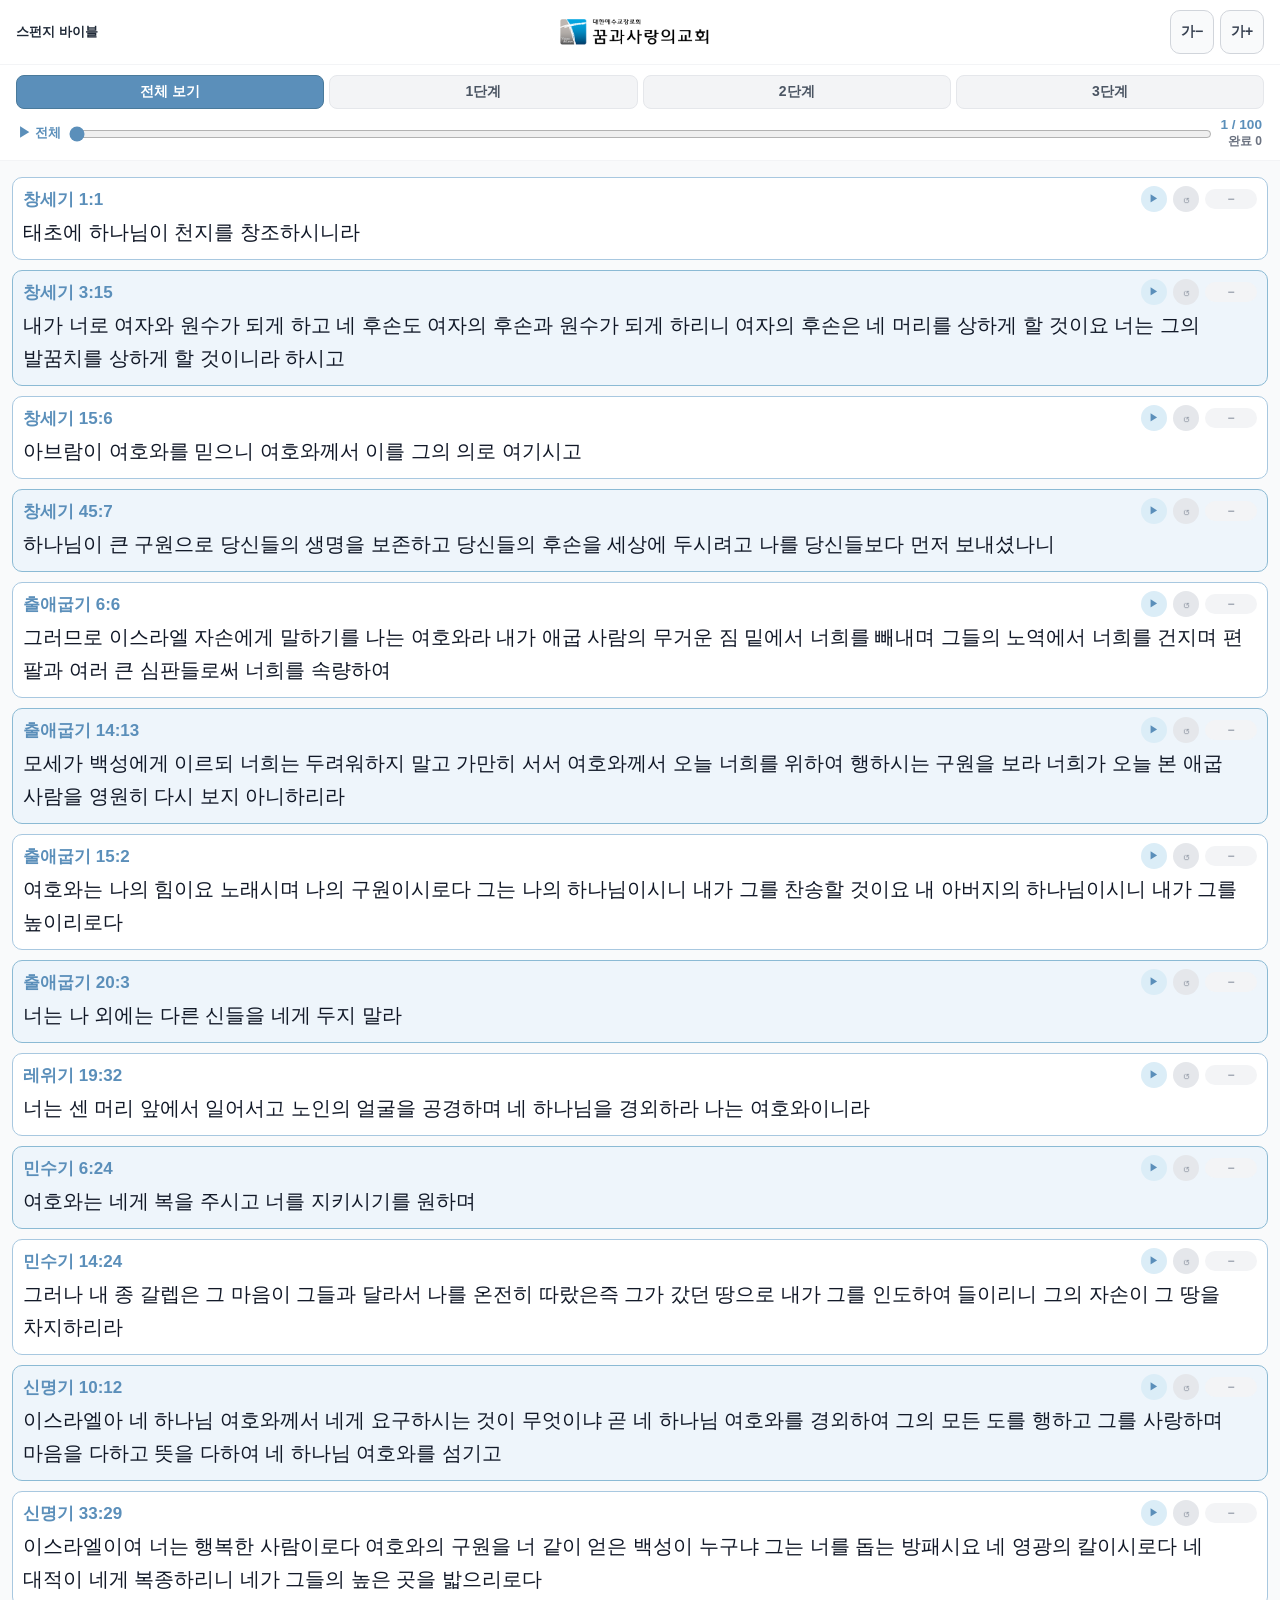
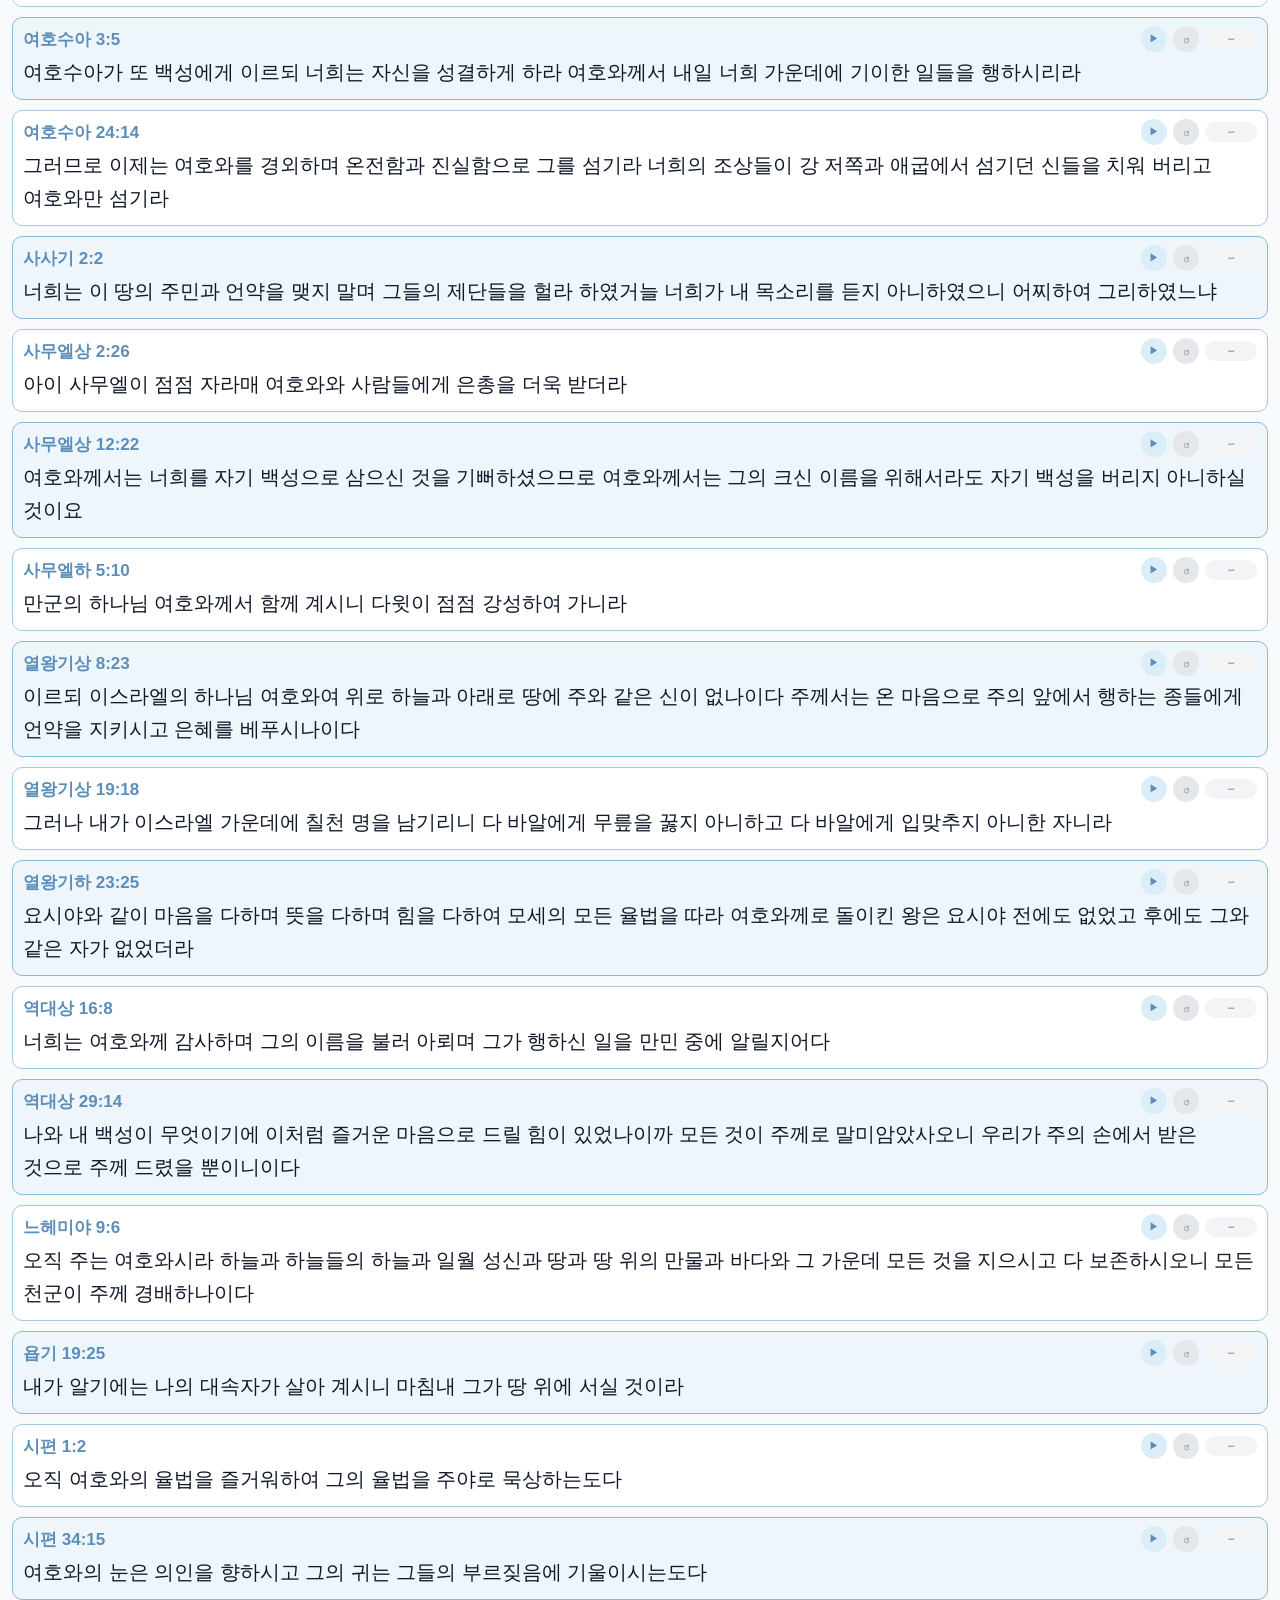
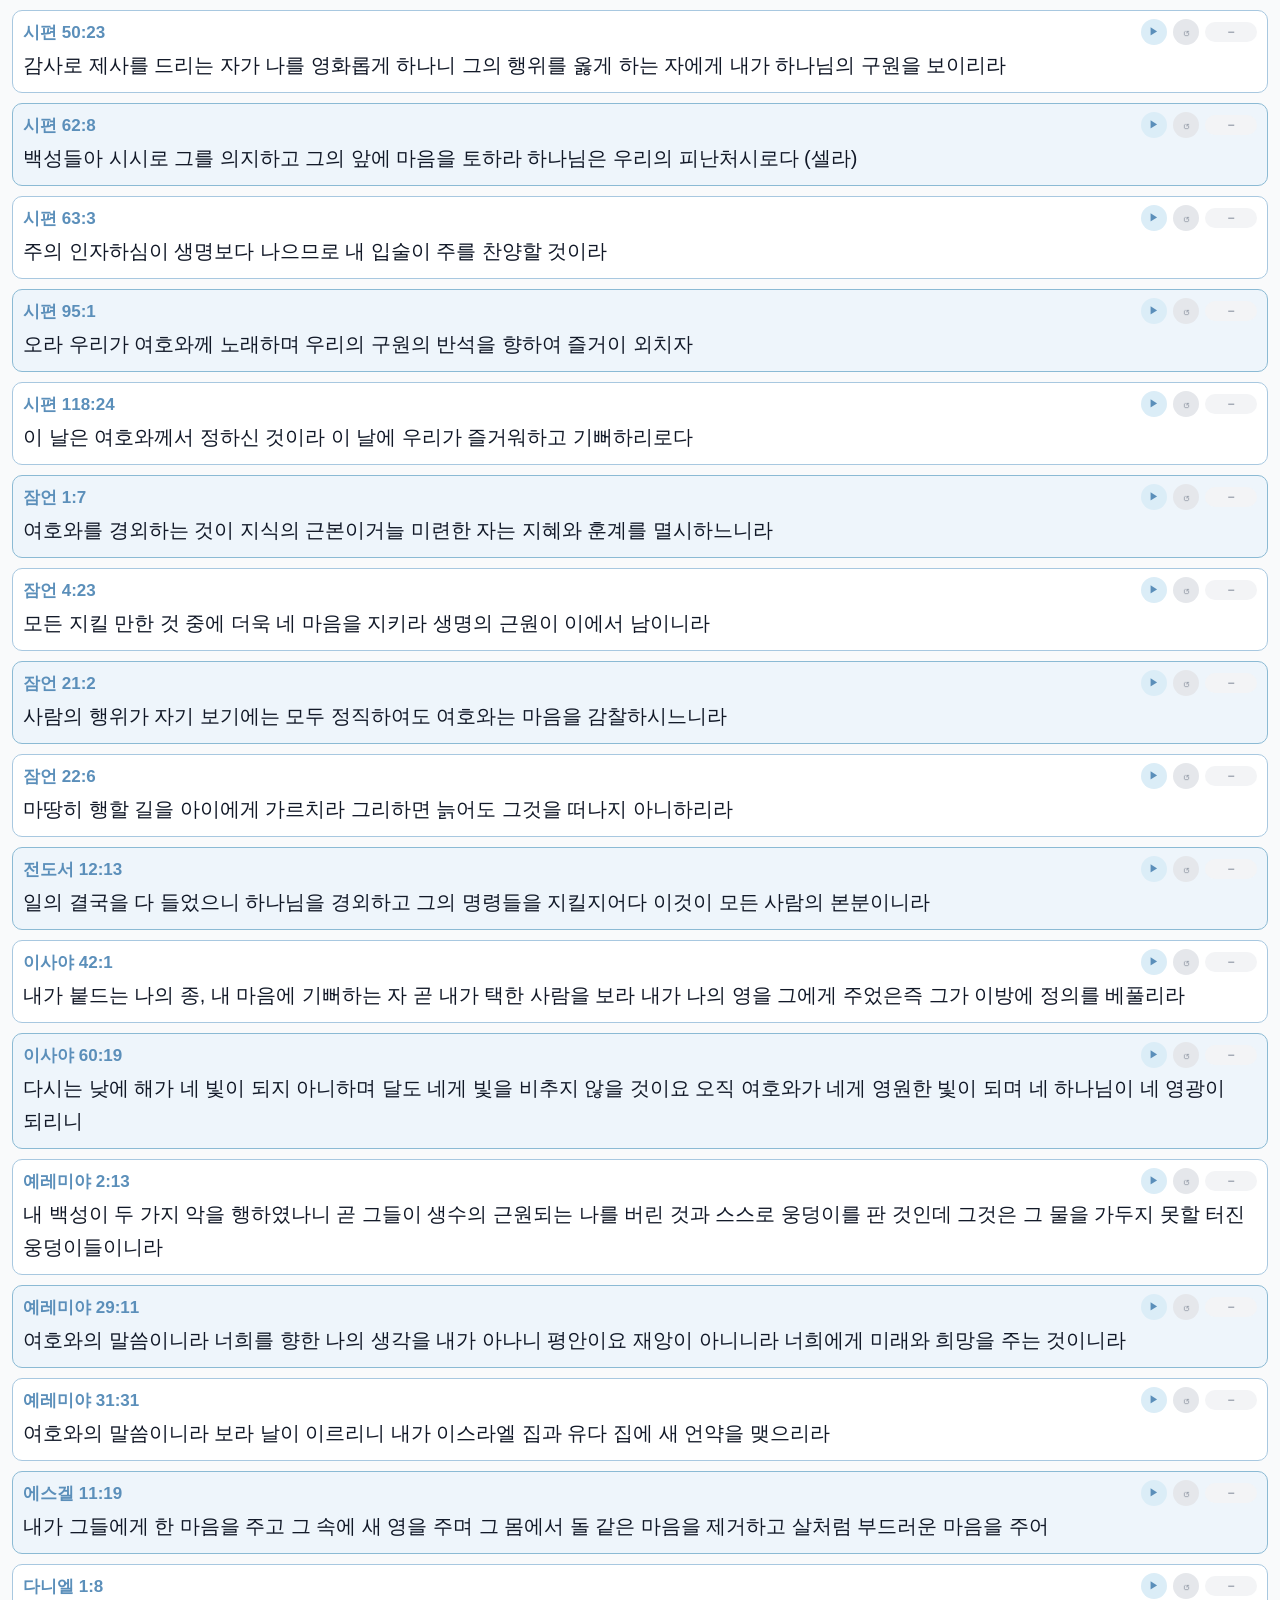
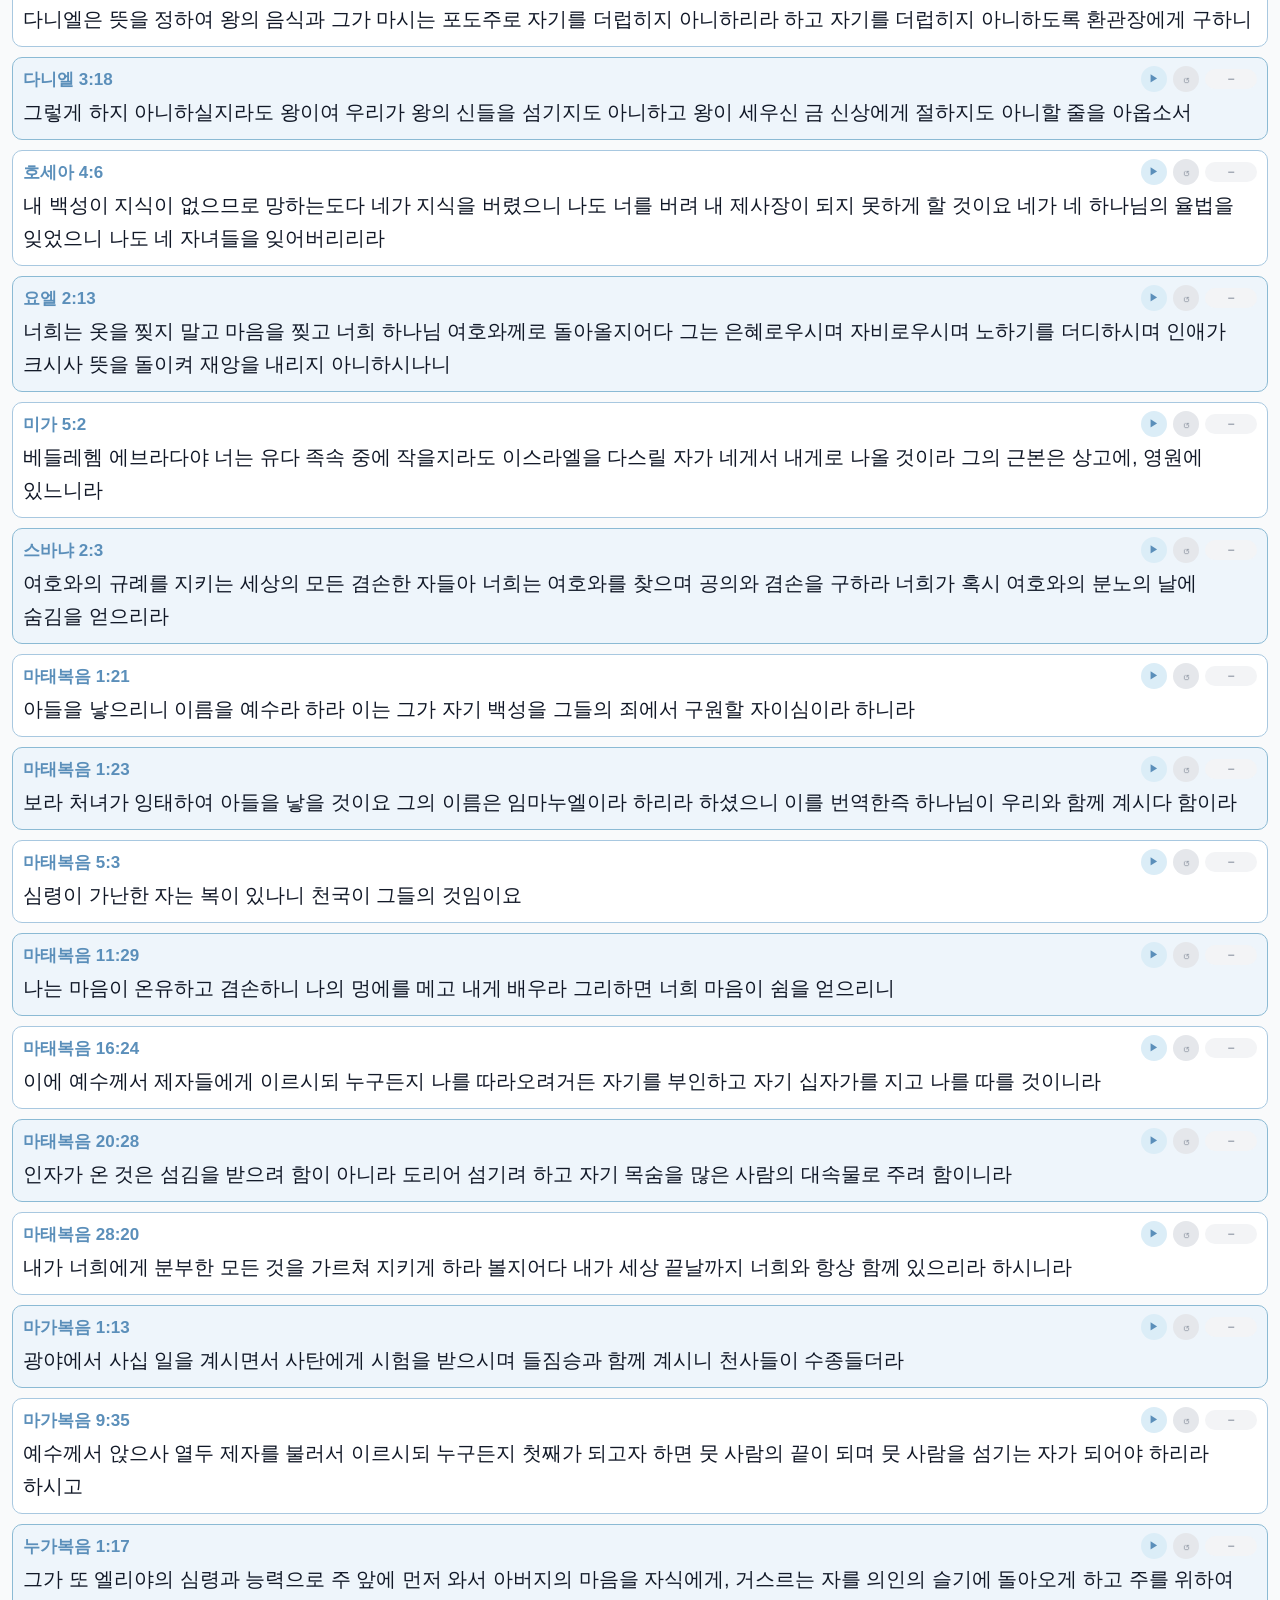
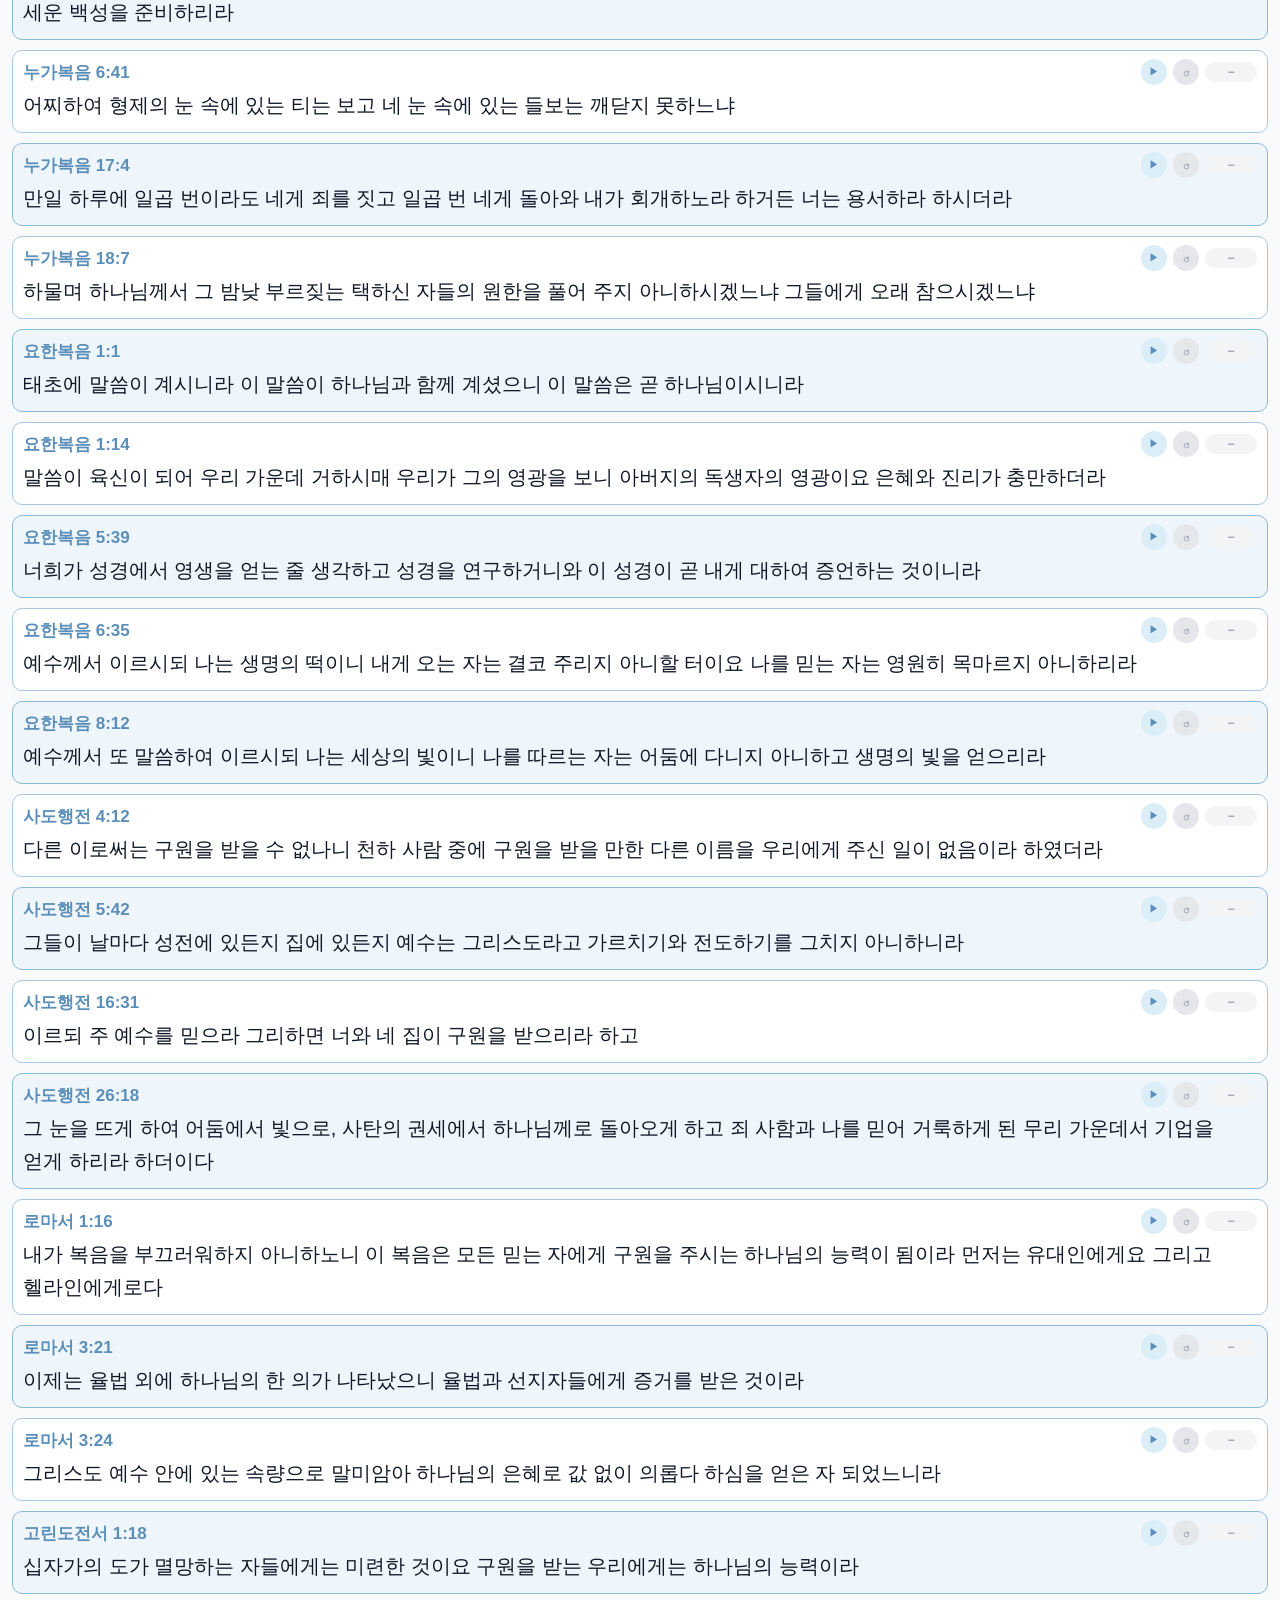
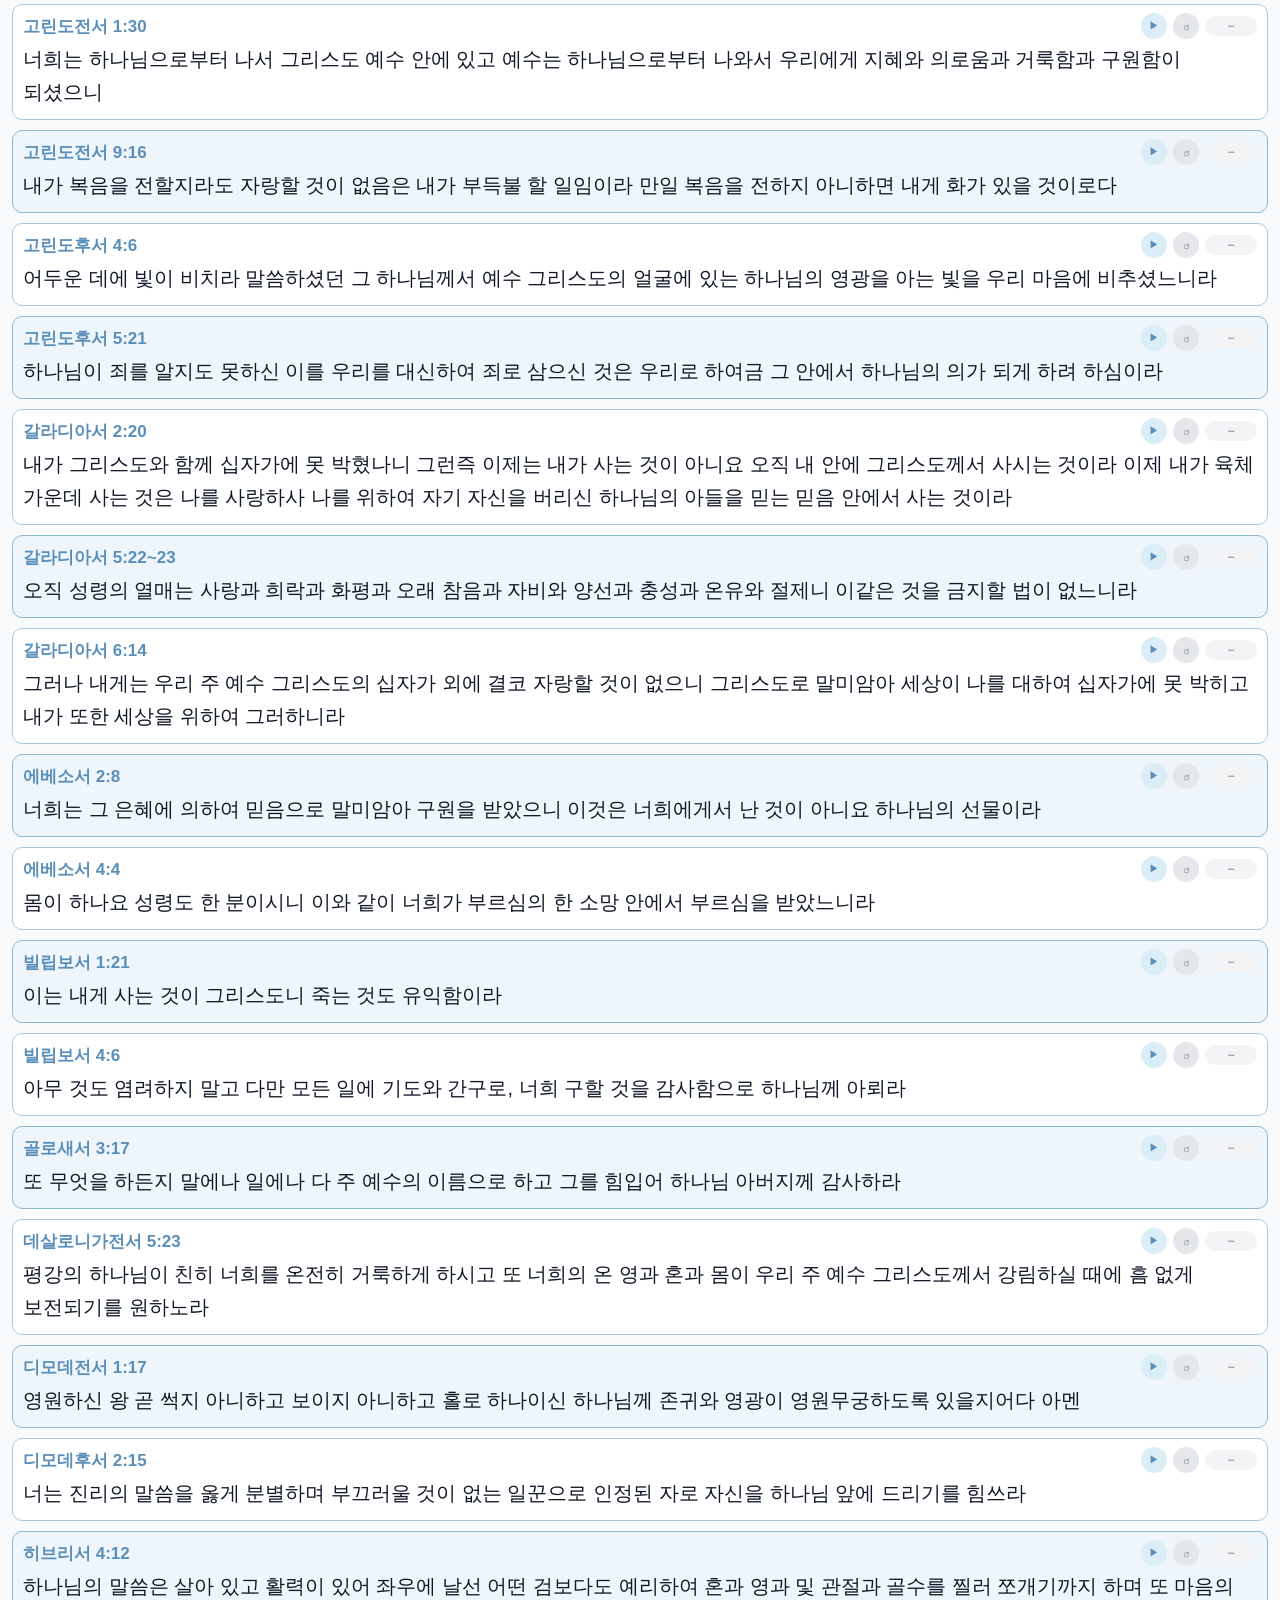
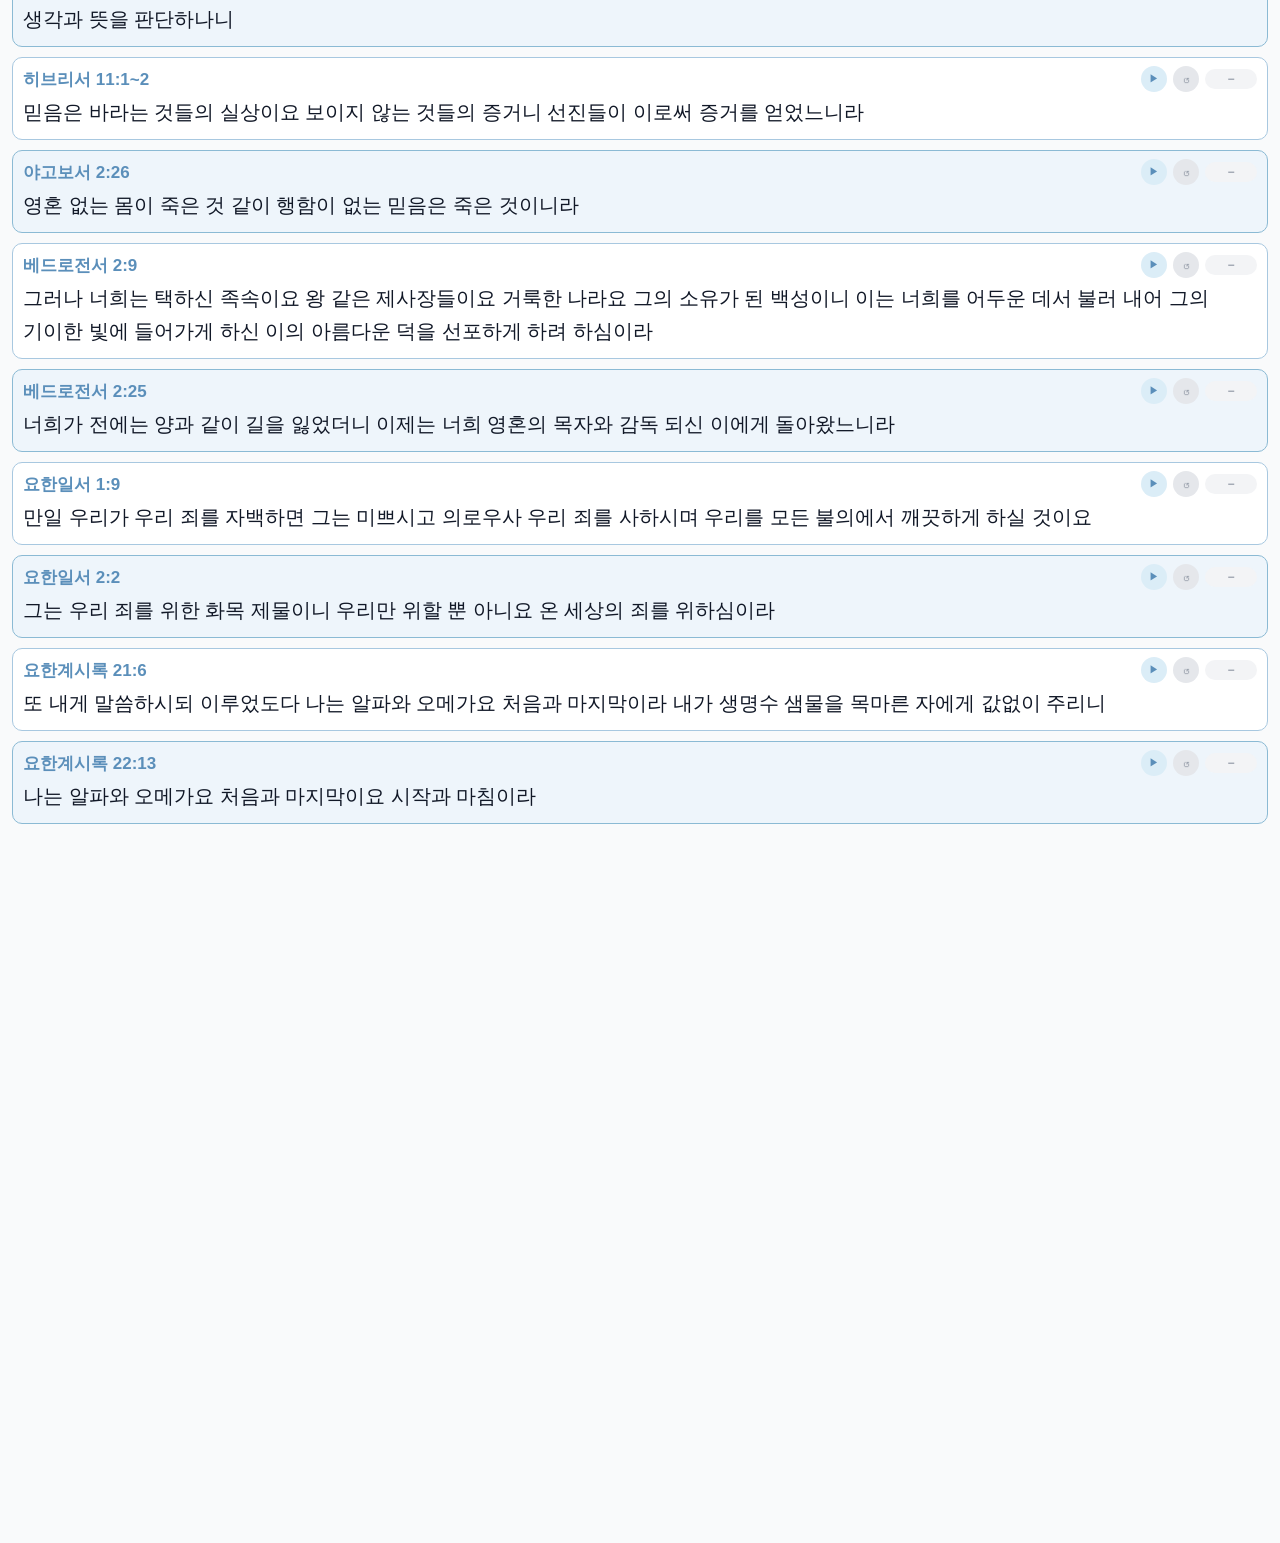
<file: index.html>
<!doctype html>
<html lang="ko">
  <head>
    <meta charset="UTF-8" />
    <meta name="viewport" content="width=device-width, initial-scale=1.0" />
    <meta http-equiv="Cache-Control" content="no-cache, no-store, must-revalidate" />
    <meta http-equiv="Pragma" content="no-cache" />
    <meta name="theme-color" content="#5b8fba" />
    <meta name="mobile-web-app-capable" content="yes" />
    <meta name="apple-mobile-web-app-capable" content="yes" />
    <meta name="apple-mobile-web-app-status-bar-style" content="default" />
    <meta name="apple-mobile-web-app-title" content="스펀지 바이블" />
    <link rel="icon" href="assets/icon.png" type="image/png" />
    <link rel="apple-touch-icon" href="assets/icon.png" />
    <link rel="manifest" href="manifest.json" />
    <title>스펀지 바이블</title>
    <link rel="stylesheet" href="css/style.css" />
  </head>
  <body>
    <!-- 헤더 -->
    <header class="header">
      <div class="header-main">
        <div class="header-left">스펀지 바이블</div>
        <div class="header-center">
          <img src="assets/logo.png" alt="스펀지 바이블 로고" />
        </div>
        <div class="header-right">
          <button class="font-btn" id="fdn" title="글자 작게">가−</button>
          <button class="font-btn" id="fup" title="글자 크게">가+</button>
        </div>
      </div>
    </header>

    <!-- 로딩 -->
    <div id="loading">📖 성경 데이터 불러오는 중…</div>

    <!-- 앱 본문 -->
    <div id="app" style="display: none">
      <!-- 컨트롤 바 -->
      <div class="ctrl-wrap">
        <div class="ctrl-bar">
          <!-- 1행: 단계 버튼 -->
          <div class="stage-row">
            <button class="stage-btn on" data-s="0">전체 보기</button>
            <button class="stage-btn" data-s="1" title="명사 가리기">1단계</button>
            <button class="stage-btn" data-s="2" title="어구 가리기">2단계</button>
            <button class="stage-btn" data-s="3" title="전체 가리기">3단계</button>
          </div>
          <!-- 2행: 전체 공개 + 어절 토글 + 슬라이더 + 진행률 -->
          <div class="ctrl-foot">
            <button class="reveal-btn" id="reveal-all">🫣 전체 공개</button>
            <button class="play-all-btn" id="play-all">▶ 전체</button>
            <button class="play-reset-btn" id="play-reset" style="display:none" title="처음부터">↩ 처음</button>
            <div class="phrase-row" id="phrase-row" style="display:none">
              <button class="phrase-btn on" data-ps="1">1</button>
              <button class="phrase-btn" data-ps="2">2</button>
            </div>
            <input type="range" id="verse-slider" min="1" max="100" value="1" />
            <div class="ctrl-info">
              <span id="slider-label">1/100</span>
              <span class="progress" id="progress">완료 0</span>
            </div>
          </div>
        </div>
      </div>

      <!-- 구절 목록 -->
      <div class="verse-wrap">
        <ol class="verse-bg" id="verse-list"></ol>
      </div>
    </div>

    <!-- JS: 의존 순서대로 로드 -->
    <script src="js/masking.js"></script>
    <script src="js/store.js"></script>
    <script src="js/app.js"></script>
    <script>
      if ('serviceWorker' in navigator) {
        navigator.serviceWorker.register('./sw.js', { updateViaCache: 'none' })
          .then(reg => {
            reg.update();
            if (reg.waiting) reg.waiting.postMessage('skip-waiting');
            reg.addEventListener('updatefound', () => {
              const sw = reg.installing;
              sw.addEventListener('statechange', () => {
                if (sw.state === 'installed') sw.postMessage('skip-waiting');
              });
            });
          });
        navigator.serviceWorker.addEventListener('message', e => {
          if (e.data === 'sw-updated') window.location.reload();
        });
      }
    </script>
  </body>
</html>
</file>
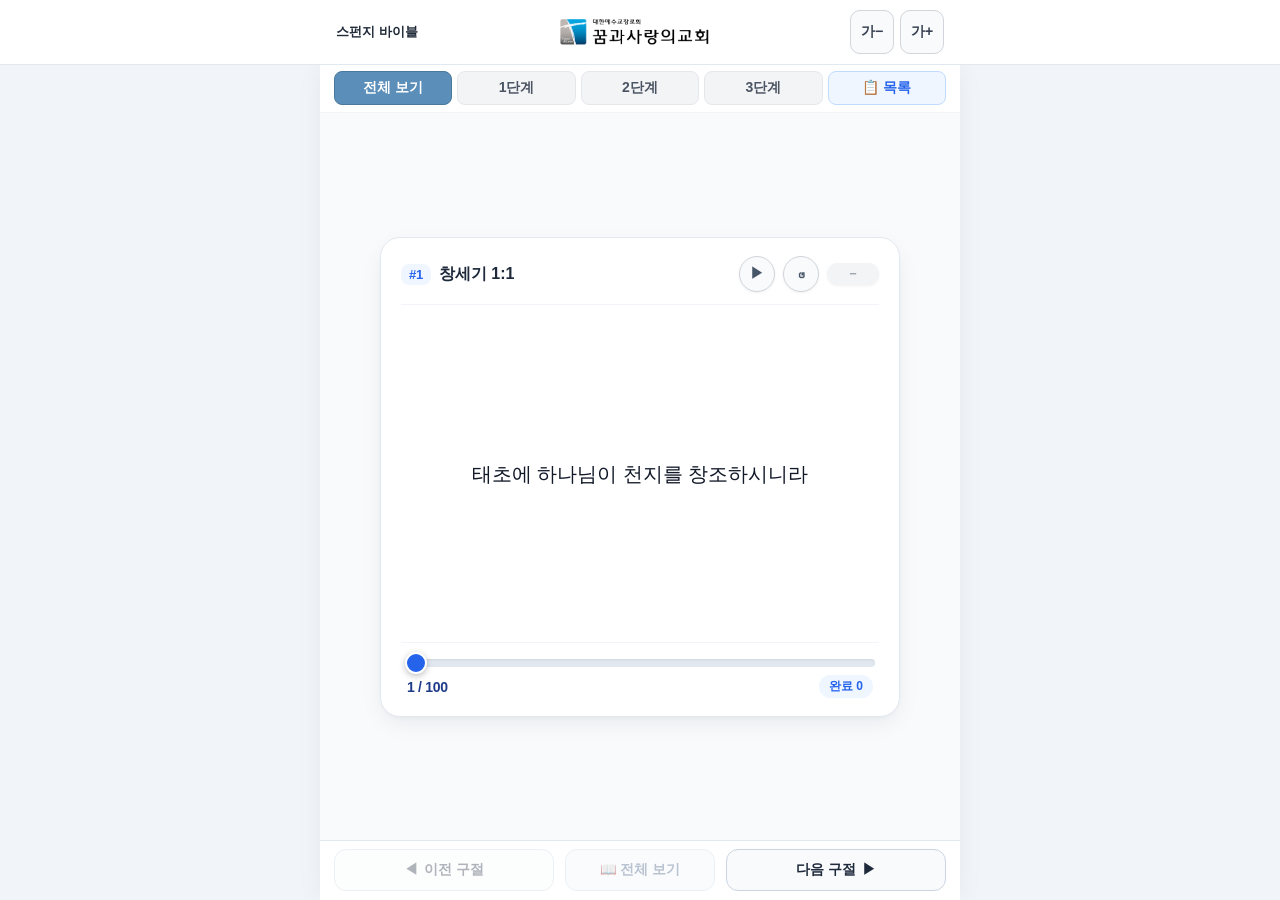
<file: card.html>
<!doctype html>
<html lang="ko">
  <head>
    <meta charset="UTF-8" />
    <meta
      name="viewport"
      content="width=device-width, initial-scale=1.0, maximum-scale=1.0, user-scalable=no"
    />
    <meta http-equiv="Cache-Control" content="no-cache, no-store, must-revalidate" />
    <meta http-equiv="Pragma" content="no-cache" />
    <meta name="theme-color" content="#5b8fba" />
    <meta name="mobile-web-app-capable" content="yes" />
    <meta name="apple-mobile-web-app-capable" content="yes" />
    <meta name="apple-mobile-web-app-status-bar-style" content="default" />
    <meta name="apple-mobile-web-app-title" content="스펀지 바이블" />
    <link rel="icon" href="assets/icon.png" type="image/png" />
    <link rel="apple-touch-icon" href="assets/icon.png" />
    <link rel="manifest" href="manifest.json" />
    <title>스펀지 바이블 - 카드 보기</title>
    <link rel="stylesheet" href="css/style.css" />
    <link rel="stylesheet" href="css/card.css" />
  </head>
  <body class="card-page">
    <!-- 헤더 -->
    <header class="header">
      <div class="header-main">
        <div class="header-left">스펀지 바이블</div>
        <div class="header-center">
          <img src="assets/logo.png" alt="스펀지 바이블 로고" />
        </div>
        <div class="header-right">
          <button class="font-btn" id="fdn" title="글자 작게">가−</button>
          <button class="font-btn" id="fup" title="글자 크게">가+</button>
        </div>
      </div>
    </header>

    <!-- 로딩 -->
    <div id="loading">📖 성경 데이터 불러오는 중…</div>

    <!-- 앱 본문 -->
    <div id="app" class="card-app" style="display: none">
      <!-- 상단 컨트롤 바 (1줄 콤팩트) -->
      <div class="ctrl-wrap">
        <div class="ctrl-bar">
          <!-- 단계 버튼 + 목록 보기 -->
          <div class="stage-row">
            <button class="stage-btn on" data-s="0">전체 보기</button>
            <button class="stage-btn" data-s="1" title="명사 가리기">1단계</button>
            <button class="stage-btn" data-s="2" title="어구 가리기">2단계</button>
            <button class="stage-btn" data-s="3" title="전체 가리기">3단계</button>
            <a href="index.html" class="stage-btn mode-btn" title="목록 형태로 보기">📋 목록</a>
          </div>
          <!-- 2단계 선택 시에만 표시되는 어구 선택 바 -->
          <div class="phrase-row" id="phrase-row" style="display: none">
            <span class="phrase-tip">가릴 어구:</span>
            <button class="phrase-btn on" data-ps="1">1어절씩</button>
            <button class="phrase-btn" data-ps="2">2어절씩</button>
          </div>
        </div>
      </div>

      <!-- 카드 메인 영역 -->
      <main class="card-main">
        <div class="card-viewport" id="card-viewport">
          <div class="card-wrapper" id="card-wrapper">
            <!-- 자바스크립트로 현재 카드 렌더링 -->
          </div>
        </div>
      </main>

      <!-- 하단 컨트롤 바: [이전] — 슬라이더(1/100) — [다음] -->
      <!-- 하단 내비게이션 바 -->
      <footer class="card-bottom-bar">
        <button class="card-nav-btn" id="btn-prev" title="이전 구절">
          <span class="nav-arrow">◀</span>
          <span class="nav-txt">
            <span class="txt-long">이전 구절</span>
            <span class="txt-short">이전</span>
          </span>
        </button>
        <button class="card-reveal-btn" id="btn-reveal" title="정답 확인 / 다시 가리기">📖 전체 보기</button>
        <button class="card-nav-btn" id="btn-next" title="다음 구절">
          <span class="nav-txt">
            <span class="txt-long">다음 구절</span>
            <span class="txt-short">다음</span>
          </span>
          <span class="nav-arrow">▶</span>
        </button>
      </footer>
    </div>

    <!-- JS: 의존 순서대로 로드 -->
    <script src="js/masking.js"></script>
    <script src="js/store.js"></script>
    <script src="js/card.js"></script>
    <script>
      if ('serviceWorker' in navigator) {
        navigator.serviceWorker.register('./sw.js', { updateViaCache: 'none' }).then(reg => {
          reg.update();
          if (reg.waiting) reg.waiting.postMessage('skip-waiting');
          reg.addEventListener('updatefound', () => {
            const sw = reg.installing;
            sw.addEventListener('statechange', () => {
              if (sw.state === 'installed') sw.postMessage('skip-waiting');
            });
          });
        });
        navigator.serviceWorker.addEventListener('message', e => {
          if (e.data === 'sw-updated') window.location.reload();
        });
      }
    </script>
  </body>
</html>
</file>
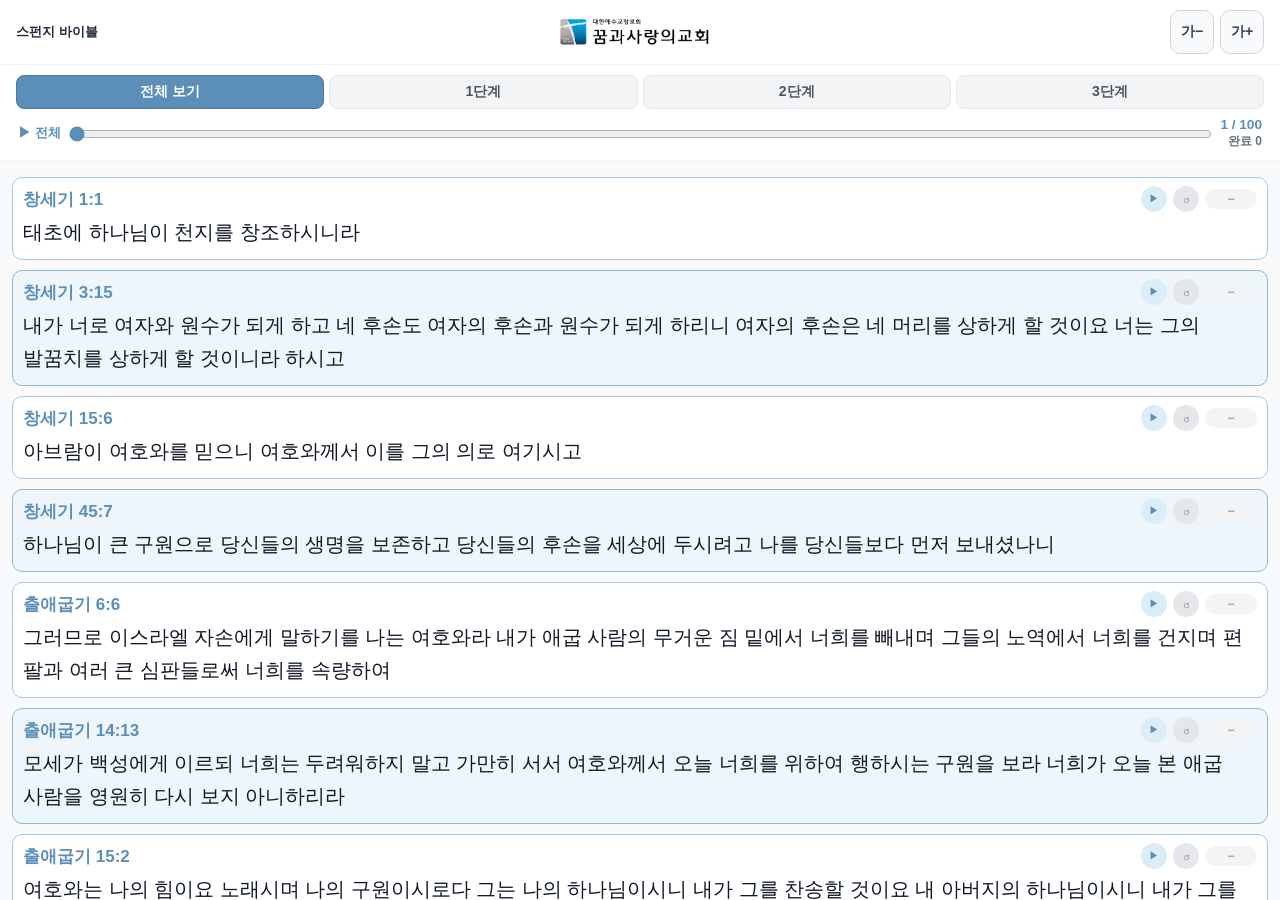
<file: reset.html>
<!doctype html>
<html lang="ko">
  <head>
    <meta charset="UTF-8" />
    <meta name="viewport" content="width=device-width, initial-scale=1.0" />
    <title>초기화</title>
    <style>
      body {
        font-family: -apple-system, sans-serif;
        display: flex;
        flex-direction: column;
        align-items: center;
        justify-content: center;
        min-height: 100vh;
        margin: 0;
        background: #f9fafb;
        color: #374151;
        gap: 12px;
        padding: 24px;
        text-align: center;
      }
      #log { font-size: 14px; color: #6b7280; line-height: 2; }
      #go {
        margin-top: 16px;
        padding: 12px 28px;
        background: #2563eb;
        color: #fff;
        border: none;
        border-radius: 10px;
        font-size: 16px;
        font-weight: 700;
        cursor: pointer;
        display: none;
      }
    </style>
  </head>
  <body>
    <div id="log">🔄 초기화 중…</div>
    <button id="go" onclick="location.replace('./index.html')">앱 열기</button>
    <script>
      const log = document.getElementById('log');
      const go  = document.getElementById('go');

      function addLog(msg) { log.innerHTML += '<br>' + msg; }

      (async () => {
        try {
          if ('serviceWorker' in navigator) {
            const regs = await navigator.serviceWorker.getRegistrations();
            addLog(`SW ${regs.length}개 해제 중…`);
            await Promise.all(regs.map(r => r.unregister()));
            addLog('✅ SW 해제 완료');
          } else {
            addLog('ℹ️ SW 미지원 브라우저');
          }
        } catch (e) {
          addLog('⚠️ SW 해제 실패: ' + e.message);
        }

        try {
          const keys = await caches.keys();
          addLog(`캐시 ${keys.length}개 삭제 중…`);
          await Promise.all(keys.map(k => caches.delete(k)));
          addLog('✅ 캐시 삭제 완료');
        } catch (e) {
          addLog('⚠️ 캐시 삭제 실패: ' + e.message);
        }

        addLog('✅ 완료! 이동합니다…');
        setTimeout(() => {
          location.replace('./index.html');
        }, 1000);
      })();
    </script>
  </body>
</html>
</file>
<file: css/style.css>
/* ── 리셋 & 기본 ── */
*,
*::before,
*::after {
  box-sizing: border-box;
  margin: 0;
  padding: 0;
  -webkit-tap-highlight-color: transparent;
}

html {
  font-size: 16px;
}

body {
  font-family: -apple-system, BlinkMacSystemFont, 'Segoe UI', 'Malgun Gothic', '맑은 고딕', sans-serif;
  background: #f9fafb;
  color: #111827;
  min-height: 100vh;
}

/* ── 헤더 ── */
.header {
  position: sticky;
  top: 0;
  z-index: 20;
  background: #fff;
  border-bottom: 1px solid #f3f4f6;
}

.header-main {
  display: flex;
  align-items: center;
  height: 64px;
  padding: 0 16px;
}

.header-left {
  width: 88px;
  flex-shrink: 0;
  font-size: 13px;
  font-weight: 700;
  color: #1f2937;
  user-select: none;
  -webkit-user-select: none;
}

.header-center {
  flex: 1;
  display: flex;
  justify-content: center;
  align-items: center;
}

.header-center img {
  width: clamp(80px, 28vw, 150px);
  height: auto;
}

.header-right {
  width: 100px;
  flex-shrink: 0;
  display: flex;
  justify-content: flex-end;
  align-items: center;
  gap: 6px;
}

.font-btn {
  width: 44px;
  height: 44px;
  border: 1.5px solid #d1d5db;
  background: #f9fafb;
  color: #374151;
  font-size: 14px;
  font-weight: 800;
  cursor: pointer;
  border-radius: 10px;
  display: flex;
  align-items: center;
  justify-content: center;
  transition: all 0.12s;
}

.font-btn:hover:not(:disabled) {
  background: #e5e7eb;
  border-color: #9ca3af;
}
.font-btn:disabled {
  opacity: 0.3;
  cursor: default;
}

/* ── 컨트롤 바 ── */
.ctrl-wrap {
  position: sticky;
  top: 64px;
  z-index: 10;
  background: #fff;
  border-bottom: 1px solid #f3f4f6;
}

.ctrl-bar {
  display: flex;
  flex-direction: column;
  gap: 8px;
  padding: 10px 16px 10px;
}

/* 1행: 단계 버튼 4개 균등 배치 + 카드 전환 버튼 */
.stage-row {
  display: flex;
  gap: 5px;
}

.stage-btn {
  flex: 1;
  padding: 0.5em 0;
  border-radius: 8px;
  border: 1.5px solid #e5e7eb;
  background: #f3f4f6;
  color: #4b5563;
  font-size: clamp(11.5px, 3.1vw, 14px);
  font-weight: 700;
  cursor: pointer;
  transition: all 0.12s;
  text-align: center;
  white-space: nowrap;
  display: inline-flex;
  align-items: center;
  justify-content: center;
  text-decoration: none;
  box-sizing: border-box;
}

.stage-btn.on {
  background: #5b8fba;
  color: #fff;
  border-color: #4a7a9b;
}

.stage-btn:hover:not(.on) {
  background: #e5e7eb;
}

.stage-btn.mode-btn {
  background: #eff6ff;
  border-color: #bfdbfe;
  color: #2563eb;
  font-weight: 800;
}

.stage-btn.mode-btn:hover {
  background: #dbeafe;
  border-color: #93c5fd;
  color: #1d4ed8;
}

/* 어절 토글: ctrl-foot 안 세그먼트 컨트롤 */
.phrase-row {
  display: flex;
  flex-shrink: 0;
}

.phrase-btn {
  padding: 4px 10px;
  border: 1.5px solid #c8dff0;
  background: #eef5fb;
  color: #5b8fba;
  font-size: 0.78em;
  font-weight: 700;
  cursor: pointer;
  transition: all 0.12s;
  white-space: nowrap;
  line-height: 1;
}

.phrase-btn:first-child {
  border-radius: 6px 0 0 6px;
}
.phrase-btn:last-child {
  border-radius: 0 6px 6px 0;
  border-left: none;
}

.phrase-btn.on {
  background: #5b8fba;
  color: #fff;
  border-color: #4a7a9b;
}

.phrase-btn.on + .phrase-btn {
  border-left-color: #4a7a9b;
}
.phrase-btn:hover:not(.on) {
  background: #dbedf7;
}

/* 2행: 전체 공개 + 슬라이더 + 진행률 */
.ctrl-foot {
  display: flex;
  align-items: center;
  gap: 8px;
  padding: 0 2px;
}

.reveal-btn {
  font-size: 0.8em;
  color: #5b8fba;
  background: none;
  border: none;
  cursor: pointer;
  display: none;
  font-weight: 600;
  white-space: nowrap;
  flex-shrink: 0;
}

.play-all-btn {
  font-size: 0.8em;
  color: #5b8fba;
  background: none;
  border: none;
  cursor: pointer;
  font-weight: 600;
  white-space: nowrap;
  flex-shrink: 0;
}

.play-all-btn.active {
  color: #ef4444;
}

.play-reset-btn {
  font-size: 0.8em;
  color: #9ca3af;
  background: none;
  border: none;
  cursor: pointer;
  font-weight: 600;
  white-space: nowrap;
  flex-shrink: 0;
}

@media (hover: hover) {
  .play-reset-btn:hover {
    opacity: 0.7;
  }
}

@media (hover: hover) {
  .play-all-btn:hover {
    opacity: 0.7;
  }
}

@media (hover: hover) {
  .reveal-btn:hover {
    opacity: 0.7;
  }
}

#verse-slider {
  flex: 1;
  accent-color: #5b8fba;
  cursor: pointer;
}

.ctrl-info {
  display: flex;
  flex-direction: column;
  align-items: flex-end;
  gap: 1px;
}

#slider-label {
  font-size: 0.85em;
  font-weight: 700;
  color: #5b8fba;
  white-space: nowrap;
}

.progress {
  font-size: 0.75em;
  color: #6b7280;
  font-weight: 600;
  white-space: nowrap;
}

/* ── 구절 목록 ── */
.verse-wrap {
  padding: 16px 12px 60px;
}

.verse-bg {
  list-style: none;
  display: flex;
  flex-direction: column;
  gap: 10px;
}

.verse-row {
  padding: 8px 10px 10px;
  background: #fff;
  border-radius: 10px;
  border: 1.5px solid #a8c8e0;
}

/* 짝수 행: 연한 스틸블루 배경 */
.verse-row:nth-child(even) {
  background: #eef5fb;
  border-color: #8bbad4;
}

.verse-header {
  display: flex;
  align-items: center;
  justify-content: space-between;
  margin-bottom: 4px;
}

.verse-actions {
  display: flex;
  align-items: center;
  gap: 6px;
  flex-shrink: 0;
}

.audio-btn {
  width: 26px;
  height: 26px;
  border-radius: 50%;
  border: none;
  background: #dbedf7;
  color: #5b8fba;
  font-size: 10px;
  cursor: pointer;
  transition: all 0.15s;
  display: flex;
  align-items: center;
  justify-content: center;
  flex-shrink: 0;
  padding: 0;
}

.audio-btn.playing {
  background: #5b8fba;
  color: #fff;
}

@media (hover: hover) {
  .audio-btn:hover {
    opacity: 0.85;
  }
}

.repeat-btn {
  width: 26px;
  height: 26px;
  border-radius: 50%;
  border: none;
  background: #e5e7eb;
  color: #9ca3af;
  font-size: 14px;
  cursor: pointer;
  transition: all 0.15s;
  display: flex;
  align-items: center;
  justify-content: center;
  flex-shrink: 0;
  padding: 0;
}

.repeat-btn.active {
  background: #5b8fba;
  color: #fff;
}

@media (hover: hover) {
  .repeat-btn:hover:not(.active) {
    background: #d1d5db;
    color: #6b7280;
  }
  .repeat-btn.active:hover {
    opacity: 0.85;
  }
}

.verse-ref {
  color: #5b8fba;
  font-size: 0.85em;
  font-weight: 800;
}

.verse-text {
  flex: 1;
  min-width: 0;
  color: #111827;
  line-height: 1.65;
  font-size: 1em;
  font-weight: 500;
  word-break: keep-all;
  overflow-wrap: anywhere;
}

.verse-text.click {
  cursor: pointer;
  user-select: none;
  -webkit-user-select: none;
}

.masked {
  display: inline-block;
  background: #e5e7eb;
  color: transparent;
  border-radius: 3px;
  min-width: 1.5ch;
  user-select: none;
  line-height: 1.2;
}

.fullmask {
  color: transparent;
  background: #cbd5e1;
  border-radius: 4px;
  user-select: none;
  -webkit-user-select: none;
  /* 줄바꿈 시 각 줄마다 배경 적용 */
  box-decoration-break: clone;
  -webkit-box-decoration-break: clone;
}

.status-btn {
  min-width: 52px;
  padding: 3px 6px;
  border-radius: 20px;
  border: none;
  font-size: 12px;
  font-weight: 700;
  cursor: pointer;
  transition: all 0.12s;
  text-align: center;
}

.s-none {
  background: #f3f4f6;
  color: #9ca3af;
}
.s-learning {
  background: #fef9c3;
  color: #a16207;
}
.s-memorized {
  background: #dcfce7;
  color: #15803d;
}

/* ── 로딩 / 에러 ── */
#loading {
  text-align: center;
  padding: 80px 24px;
  color: #9ca3af;
  font-size: 15px;
  line-height: 2;
}
</file>
<file: css/card.css>
html,
body {
  height: 100%;
}

body.card-page {
  height: var(--card-viewport-height, 100vh);
  height: var(--card-viewport-height, 100dvh);
  min-height: 0;
  display: flex;
  flex-direction: column;
  overflow: hidden;
  background: #f1f5f9;
  overscroll-behavior-x: none;
  overscroll-behavior: none;
}

.card-app,
.card-main,
.card-viewport,
.card-wrapper {
  touch-action: pan-y;
  overscroll-behavior-x: none;
  overscroll-behavior: none;
}

/* 데스크탑 헤더 중앙 정렬 */
.card-page .header {
  position: relative;
  top: auto;
  z-index: 20;
  background: #ffffff;
  border-bottom: 1px solid #e2e8f0;
  flex-shrink: 0;
}

.card-page .header-main {
  max-width: 640px;
  margin: 0 auto;
  width: 100%;
}

/* 카드 앱 컨테이너 */
.card-app {
  display: flex;
  flex-direction: column;
  flex: 1;
  min-height: 0;
  width: 100%;
  max-width: 640px;
  margin: 0 auto;
  background: #ffffff;
  box-shadow: 0 0 25px rgba(0, 0, 0, 0.05);
  overflow: hidden;
  position: relative;
}

/* 상단 컨트롤 바 (1줄 콤팩트) */
.card-page .ctrl-wrap {
  position: relative;
  top: auto;
  z-index: 10;
  background: #ffffff;
  border-bottom: 1px solid #f1f5f9;
  flex-shrink: 0;
}

.card-page .ctrl-bar {
  max-width: 640px;
  margin: 0 auto;
  padding: 6px 14px 7px;
  display: flex;
  flex-direction: column;
  gap: 5px;
}

.card-page .phrase-row {
  display: flex;
  align-items: center;
  justify-content: center;
  gap: 6px;
  padding: 2px 0;
}

.card-page .phrase-tip {
  font-size: 11.5px;
  font-weight: 700;
  color: #64748b;
}

/* ── 메인 카드 뷰포트 영역 ── */
.card-main {
  flex: 1;
  min-height: 0;
  display: flex;
  align-items: center;
  justify-content: center;
  padding: 16px;
  background: #f8fafc;
  overflow: hidden;
  position: relative;
}

.card-viewport {
  width: 100%;
  max-width: 520px;
  height: 100%;
  max-height: 480px;
  display: flex;
  align-items: center;
  justify-content: center;
  position: relative;
}

.card-wrapper {
  width: 100%;
  height: 100%;
  position: relative;
  display: flex;
  align-items: center;
  justify-content: center;
}

/* ── 성경 카드 ── */
.bible-card {
  width: 100%;
  height: 100%;
  max-height: 100%;
  background: #ffffff;
  border-radius: 20px;
  box-shadow:
    0 8px 24px -4px rgba(15, 23, 42, 0.08),
    0 2px 6px -1px rgba(15, 23, 42, 0.04);
  border: 1px solid #e2e8f0;
  display: flex;
  flex-direction: column;
  padding: 18px 20px 14px;
  box-sizing: border-box;
  touch-action: pan-y;
  cursor: grab;
  position: relative;
  overflow: hidden;
  will-change: transform, opacity;
  transition:
    transform 0.25s cubic-bezier(0.2, 0.8, 0.2, 1),
    opacity 0.25s ease-out;
}

.bible-card:active {
  cursor: grabbing;
}

.bible-card.swiping {
  transition: none !important;
}

/* 카드 헤더 (장절 정보, 오디오, 상태) */
.card-header-bar {
  display: flex;
  justify-content: space-between;
  align-items: center;
  padding-bottom: 12px;
  border-bottom: 1.5px solid #f1f5f9;
  flex-shrink: 0;
}

.card-ref-group {
  display: flex;
  align-items: center;
  gap: 8px;
}

.card-idx-badge {
  background: #eff6ff;
  color: #2563eb;
  font-size: 13px;
  font-weight: 800;
  padding: 3px 8px;
  border-radius: 8px;
  letter-spacing: -0.3px;
}

.card-ref-text {
  font-size: 16px;
  font-weight: 800;
  color: #1e293b;
}

.card-actions {
  display: flex;
  align-items: center;
  gap: 8px;
}

/* 오디오 & 반복 듣기 버튼 */
.card-audio-btn,
.card-repeat-btn {
  width: 36px;
  height: 36px;
  border-radius: 50%;
  border: 1.5px solid #d1d5db;
  background: #f8fafc;
  color: #475569;
  font-size: 14px;
  font-weight: 700;
  cursor: pointer;
  display: flex;
  align-items: center;
  justify-content: center;
  transition:
    transform 0.1s cubic-bezier(0.34, 1.56, 0.64, 1),
    background 0.12s,
    border-color 0.12s,
    box-shadow 0.12s;
  padding: 0;
  box-shadow: 0 1px 3px rgba(0, 0, 0, 0.06);
}

.card-audio-btn:hover,
.card-repeat-btn:hover {
  background: #e2e8f0;
  border-color: #94a3b8;
}

.card-audio-btn.playing {
  background: #5b8fba;
  border-color: #4a7a9b;
  color: #fff;
  animation: pulse-border 1.2s infinite;
}

.card-repeat-btn.active {
  background: #2563eb;
  border-color: #1d4ed8;
  color: #fff;
  box-shadow: 0 0 0 3px rgba(37, 99, 235, 0.25);
}

@keyframes pulse-border {
  0% {
    box-shadow: 0 0 0 0 rgba(91, 143, 186, 0.5);
  }
  70% {
    box-shadow: 0 0 0 8px rgba(91, 143, 186, 0);
  }
  100% {
    box-shadow: 0 0 0 0 rgba(91, 143, 186, 0);
  }
}

/* 상태 버튼 */
.card-stat-btn {
  min-width: 52px;
  font-size: 12.5px;
  font-weight: 800;
  padding: 4px 10px;
  border-radius: 9999px;
  border: none;
  cursor: pointer;
  transition:
    transform 0.1s cubic-bezier(0.34, 1.56, 0.64, 1),
    background 0.12s,
    color 0.12s;
  text-align: center;
  box-shadow: 0 1px 3px rgba(0, 0, 0, 0.06);
}

/* ── 버튼 터치 감도 및 피드백 개선 ── */
.stage-btn,
.phrase-btn {
  touch-action: manipulation;
}

.stage-btn:active,
.phrase-btn:active {
  transform: scale(0.96) !important;
  filter: brightness(0.92);
}

.card-audio-btn:active,
.card-repeat-btn:active,
.card-stat-btn:active,
.card-nav-btn:active,
.card-reveal-btn:active,
.font-btn:active {
  transform: scale(0.93);
  filter: brightness(0.93);
}

/* 카드 본문 (스크롤 컨테이너) */
.card-body {
  flex: 1;
  min-height: 0;
  overflow-y: auto;
  overflow-x: hidden;
  padding: 10px 14px;
  box-sizing: border-box;
  -webkit-overflow-scrolling: touch;
  color: #1e293b;
  font-weight: 500;
  cursor: pointer;
  user-select: none;
  -webkit-user-select: none;
}

/* ── 항상 보기 좋은 완벽한 가운데 정렬 컨테이너 ── */
.verse-center-box {
  min-height: 100%;
  display: flex;
  align-items: center;
  justify-content: center;
  text-align: center;
  width: 100%;
  box-sizing: border-box;
}

.card-body .verse-text {
  width: 100%;
  text-align: center;
  line-height: 1.8;
  word-break: keep-all;
  padding: 6px 0;
}

/* 카드 본문 슬림 스크롤바 */
.card-body::-webkit-scrollbar {
  width: 4px;
}
.card-body::-webkit-scrollbar-track {
  background: transparent;
}
.card-body::-webkit-scrollbar-thumb {
  background: #cbd5e1;
  border-radius: 9999px;
}

/* 카드 하단 슬라이더 박스 (사용자 업로드 이미지 스타일) */
.card-slider-box {
  flex-shrink: 0;
  width: 100%;
  padding: 10px 4px 4px;
  border-top: 1.5px solid #f1f5f9;
  display: flex;
  flex-direction: column;
  box-sizing: border-box;
}

/* 인라인 슬라이더 트랙 */
.card-inline-slider {
  -webkit-appearance: none;
  appearance: none;
  width: 100%;
  height: 8px;
  border-radius: 9999px;
  outline: none;
  margin: 6px 0 8px;
  cursor: pointer;
  background: #e2e8f0;
  box-shadow: inset 0 1px 2px rgba(0, 0, 0, 0.08);
}

/* 크롬/사파리 손잡이 */
.card-inline-slider::-webkit-slider-thumb {
  -webkit-appearance: none;
  appearance: none;
  width: 22px;
  height: 22px;
  border-radius: 50%;
  background: #2563eb;
  border: 2.5px solid #ffffff;
  box-shadow: 0 2px 6px rgba(0, 0, 0, 0.25);
  cursor: pointer;
  transition: transform 0.1s ease;
}

.card-inline-slider::-webkit-slider-thumb:active {
  transform: scale(1.18);
}

/* 파이어폭스 손잡이 */
.card-inline-slider::-moz-range-thumb {
  width: 20px;
  height: 20px;
  border-radius: 50%;
  background: #2563eb;
  border: 2.5px solid #ffffff;
  box-shadow: 0 2px 6px rgba(0, 0, 0, 0.25);
  cursor: pointer;
}

/* 슬라이더 하단 라벨 (이미지 레이아웃: 62 / 100 및 완료 0) */
.card-slider-labels {
  display: flex;
  justify-content: space-between;
  align-items: center;
  width: 100%;
  padding: 0 2px;
}

.card-slider-cur {
  font-size: 14px;
  font-weight: 800;
  color: #1e3a8a;
  letter-spacing: -0.3px;
}

.card-slider-stat {
  font-size: 12px;
  font-weight: 800;
  color: #2563eb;
  background: #eff6ff;
  padding: 3px 10px;
  border-radius: 9999px;
}

/* ── 하단 컨트롤 바 ── */
.card-bottom-bar {
  flex-shrink: 0;
  /* 고정 height 대신 min-height: PWA(standalone)에서 하단 safe-area(홈 인디케이터)
     만큼 바가 커져야 버튼이 인디케이터 뒤로 잘리지 않는다. */
  min-height: 60px;
  height: auto;
  background: #ffffff;
  border-top: 1px solid #e2e8f0;
  display: flex;
  align-items: center;
  justify-content: space-between;
  padding: 6px 14px;
  padding-bottom: calc(8px + env(safe-area-inset-bottom, 0px));
  gap: 10px;
  width: 100%;
  box-sizing: border-box;
  z-index: 30;
}

.card-nav-btn {
  flex: 1;
  max-width: 240px;
  height: 44px;
  min-width: 0;
  max-width: 220px;
  height: 42px;
  border-radius: 12px;
  border: 1.5px solid #cbd5e1;
  background: #f8fafc;
  color: #1e293b;
  font-size: 14px;
  font-weight: 800;
  cursor: pointer;
  transition: all 0.12s;
  display: flex;
  align-items: center;
  justify-content: center;
  gap: 6px;
  padding: 0 8px;
  box-sizing: border-box;
  white-space: nowrap;
}

.card-nav-btn:hover:not(:disabled) {
  background: #f1f5f9;
  border-color: #94a3b8;
}

.card-nav-btn:disabled {
  opacity: 0.35;
  cursor: default;
}

.card-nav-btn .txt-short {
  display: none;
}

.card-nav-btn .txt-long {
  display: inline;
}

.card-action-btn:disabled {
  background: #f8fafc;
  border-color: #e2e8f0;
  color: #94a3b8;
  cursor: default;
}

/* 정답 확인 / 다시 가리기 버튼 */
.card-reveal-btn {
  flex: 1;
  max-width: 140px;
  height: 44px;
  flex: 1.1;
  min-width: 0;
  max-width: 150px;
  height: 42px;
  border-radius: 12px;
  border: 1.5px solid #bfdbfe;
  background: #eff6ff;
  color: #1d4ed8;
  font-size: 13.5px;
  font-weight: 800;
  cursor: pointer;
  display: flex;
  align-items: center;
  justify-content: center;
  gap: 4px;
  transition: all 0.12s ease;
  touch-action: manipulation;
  user-select: none;
  -webkit-user-select: none;
  white-space: nowrap;
  padding: 0 8px;
  box-sizing: border-box;
}

.card-reveal-btn:hover:not(:disabled) {
  background: #dbeafe;
  border-color: #93c5fd;
}

.card-reveal-btn.revealed {
  background: #fef2f2;
  border-color: #fecaca;
  color: #dc2626;
}

.card-reveal-btn:disabled {
  background: #f8fafc;
  border-color: #e2e8f0;
  color: #94a3b8;
  cursor: default;
  opacity: 0.65;
}

/* 개별 마스킹 단어 터치 시 엿보기 효과 */
.card-page .masked {
  cursor: pointer;
  touch-action: manipulation;
  transition:
    background-color 0.15s,
    color 0.15s;
}

.card-page .masked.word-revealed {
  background: #dbeafe !important;
  color: #1d4ed8 !important;
  font-weight: 700 !important;
  padding: 0 4px;
  border-radius: 4px;
}

/* 모바일 좁은 화면 대응 */
@media (max-width: 640px) {
  .card-app {
    box-shadow: none;
  }
}

@media (max-height: 640px) and (orientation: portrait) {
  .card-main {
    padding: 8px 12px;
    padding: 6px 10px;
  }
  .bible-card {
    padding: 12px 14px 8px;
    padding: 10px 14px 8px;
    border-radius: 16px;
  }
  .card-header-bar {
    padding-bottom: 6px;
  }
  .card-bottom-bar {
    min-height: 52px;
    height: auto;
    padding: 4px 10px;
    padding-bottom: calc(6px + env(safe-area-inset-bottom, 0px));
    gap: 6px;
  }
  .card-nav-btn {
    height: 38px;
    padding: 0 6px;
    font-size: 13px;
    gap: 4px;
  }
  .card-reveal-btn {
    height: 38px;
    padding: 0 6px;
    font-size: 12.5px;
    gap: 3px;
  }
}

/* 폭이 좁은 스마트폰(380px 이하) 대응 */
@media (max-width: 380px) and (orientation: portrait) {
  .card-bottom-bar {
    padding: 4px 6px;
    padding-bottom: calc(6px + env(safe-area-inset-bottom, 0px));
    gap: 4px;
  }
  .card-nav-btn {
    padding: 0 4px;
    font-size: 12px;
    gap: 3px;
  }
  .card-nav-btn .txt-long {
    display: none;
  }
  .card-nav-btn .txt-short {
    display: inline;
  }
  .card-reveal-btn {
    padding: 0 4px;
    font-size: 12px;
  }
}

/* ── 모바일 가로 모드 (Landscape) 어르신 최적화 UI ── */
@media (orientation: landscape) and (max-height: 540px) {
  .card-page .header {
    height: 38px;
  }

  .card-page .header-main {
    max-width: 100%;
    height: 38px;
    padding: 0 12px;
  }

  .card-page .header-left {
    font-size: 12px;
    width: auto;
  }

  .card-page .header-center img {
    height: 20px;
    width: auto;
  }

  .card-page .font-btn {
    width: 32px;
    height: 28px;
    font-size: 12px;
    border-radius: 6px;
  }

  .card-app {
    max-width: 100%;
    height: calc(100vh - 38px);
    height: calc(100dvh - 38px);
    flex: 1;
    min-height: 0;
    height: auto;
    background: #f8fafc;
  }

  .card-page .ctrl-bar {
    max-width: 100%;
    padding: 4px 12px 6px;
    gap: 4px;
  }

  .stage-row {
    gap: 4px;
  }

  .stage-btn {
    padding: 4px 0;
    font-size: 12px;
    border-radius: 6px;
  }

  /* 메인 뷰포트: 좌우 60px 패딩을 두어 대형 버튼과 겹침 방지 */
  /* 메인 뷰포트: 여유롭고 넓은 카드 영역 */
  .card-main {
    padding: 4px 8px 6px;
    padding: 4px 12px;
    position: relative;
  }

  .card-viewport {
    max-width: 860px;
    max-width: 720px;
    max-height: 100%;
    padding: 0 72px;
    padding: 0;
    box-sizing: border-box;
  }

  .bible-card {
    padding: 10px 18px 8px;
    border-radius: 16px;
    padding: 8px 16px 6px;
    border-radius: 14px;
    box-shadow: 0 4px 16px rgba(15, 23, 42, 0.08);
  }

  .card-header-bar {
    padding-bottom: 6px;
    padding-bottom: 4px;
    margin-bottom: 2px;
  }

  .card-idx-badge {
    font-size: 12px;
    padding: 2px 7px;
  }

  .card-ref-text {
    font-size: 16px;
    font-size: 15px;
    font-weight: 800;
  }

  .card-audio-btn,
  .card-repeat-btn {
    width: 34px;
    height: 34px;
    font-size: 14px;
    width: 32px;
    height: 32px;
    font-size: 13px;
  }

  .card-stat-btn {
    font-size: 12px;
    padding: 3px 8px;
    font-size: 11.5px;
    padding: 2px 8px;
  }

  /* 본문 말씀: 과도한 1.2em 확장을 제거하고 좌우 여백을 주어 답답함 해소 */
  /* 본문 말씀: 편안한 여백과 가독성 */
  .card-body {
    padding: 6px 16px;
    line-height: 1.65;
    padding: 4px 14px;
    line-height: 1.6;
  }

  .card-body .verse-text {
    font-size: 1em;
    font-weight: 600;
    line-height: 1.65;
    max-width: 94%;
    line-height: 1.6;
    max-width: 96%;
  }

  .card-slider-box {
    padding: 4px 2px 2px;
    padding: 3px 2px 1px;
  }

  .card-inline-slider {
    height: 6px;
    margin: 4px 0 4px;
    height: 5px;
    margin: 3px 0;
  }

  .card-inline-slider::-webkit-slider-thumb {
    width: 18px;
    height: 18px;
    width: 16px;
    height: 16px;
  }

  .card-slider-cur {
    font-size: 12px;
    font-size: 11px;
  }

  .card-slider-stat {
    font-size: 11px;
    padding: 2px 7px;
    font-size: 10.5px;
    padding: 2px 6px;
  }

  /* 하단 바: 가로 모드에서도 항상 단정하게 중앙 하단 배치 */
  .card-bottom-bar {
    position: relative;
    height: auto;
    min-height: 42px;
    padding: 3px 14px;
    padding-bottom: max(3px, env(safe-area-inset-bottom, 0px));
    border-top: 1px solid #e2e8f0;
    background: #ffffff;
    display: flex;
    align-items: center;
    justify-content: center;
    gap: 10px;
    z-index: 30;
    overflow: visible;
  }

  .card-nav-btn {
    position: static;
    flex: 1;
    max-width: 180px;
    height: 34px;
    border-radius: 10px;
    padding: 0 10px;
    font-size: 13px;
    display: flex;
    flex-direction: row;
    align-items: center;
    justify-content: center;
    gap: 6px;
    box-shadow: none;
  }

  .card-reveal-btn {
    display: flex;
    position: static;
    flex: 1;
    max-width: 160px;
    height: 34px;
    border-radius: 10px;
    font-size: 13px;
    padding: 0 8px;
  }

  /* 가로 모드에서도 '이전 구절', '다음 구절' 표시 */
  .card-nav-btn .txt-long {
    display: inline;
  }

  .card-nav-btn .txt-short {
    display: none;
  }

  .card-nav-btn .nav-arrow {
    line-height: 1;
    color: #475569;
    font-size: 12px;
  }

  .card-nav-btn .nav-txt {
    font-size: 13px;
    font-weight: 800;
    line-height: 1.2;
    text-align: center;
    white-space: nowrap;
    color: #1e293b;
  }

  .card-nav-btn:active:not(:disabled) {
    background: #e2e8f0;
    transform: scale(0.95);
  }
}
</file>
